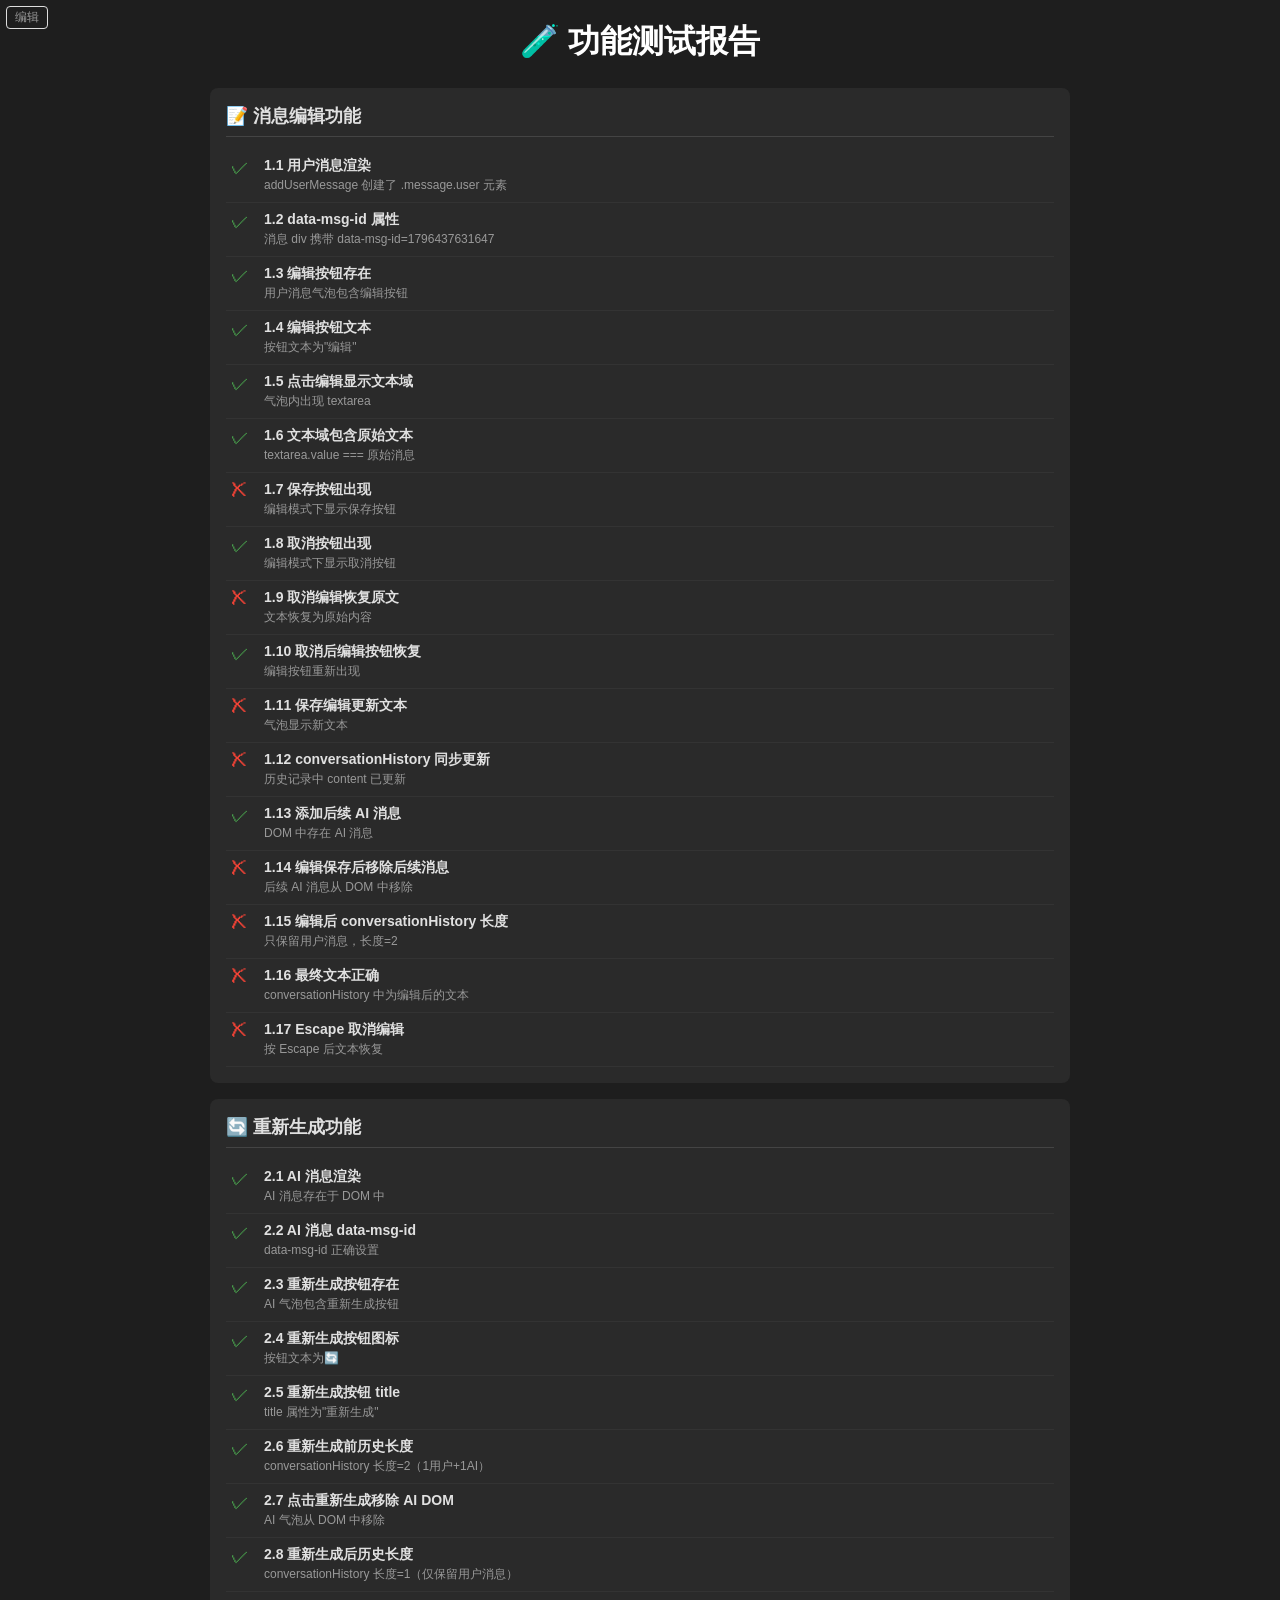
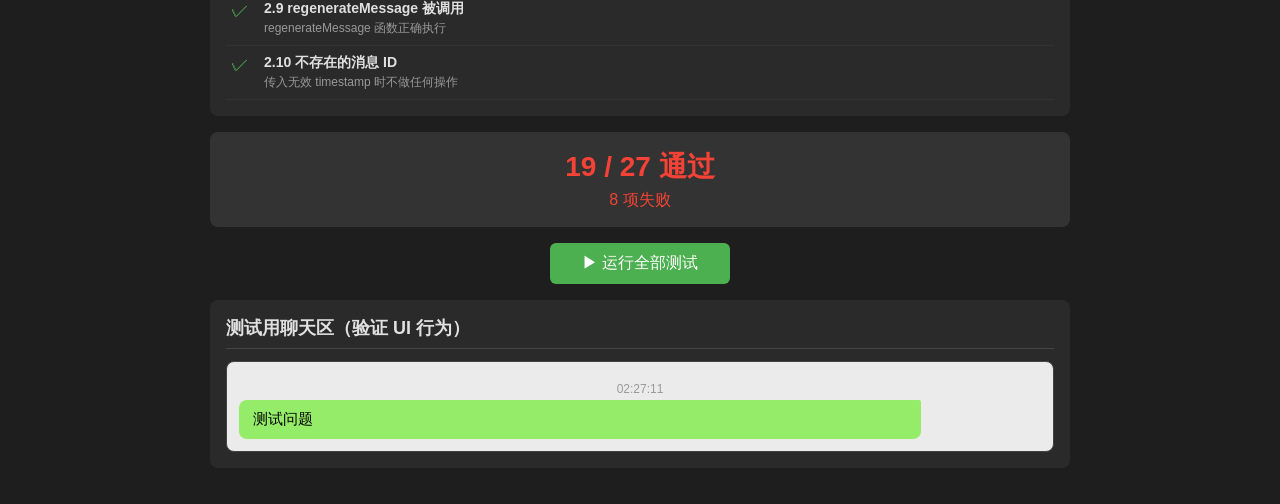
<file: test_features.html>
<!DOCTYPE html>
<html lang="zh-CN">
<head>
    <meta charset="UTF-8">
    <meta name="viewport" content="width=device-width, initial-scale=1.0">
    <title>功能测试 - 消息编辑 & 重新生成</title>
    <style>
        * { margin: 0; padding: 0; box-sizing: border-box; }
        body {
            font-family: -apple-system, BlinkMacSystemFont, "Segoe UI", Roboto, sans-serif;
            background: #1e1e1e; color: #e0e0e0;
            padding: 20px; max-width: 900px; margin: 0 auto;
        }
        h1 { text-align: center; margin-bottom: 24px; color: #fff; }
        .test-section {
            background: #2a2a2a; border-radius: 8px;
            padding: 16px; margin-bottom: 16px;
        }
        .test-section h2 {
            font-size: 18px; margin-bottom: 12px;
            border-bottom: 1px solid #444; padding-bottom: 8px;
        }
        .test-case {
            display: flex; align-items: flex-start;
            padding: 8px 0; border-bottom: 1px solid #333;
        }
        .test-case .status {
            width: 28px; font-size: 18px; flex-shrink: 0;
            text-align: center; margin-right: 10px;
        }
        .test-case .status.pass { color: #4caf50; }
        .test-case .status.fail { color: #f44336; }
        .test-case .status.pending { color: #ff9800; }
        .test-case .info { flex: 1; }
        .test-case .name { font-weight: bold; font-size: 14px; }
        .test-case .detail { font-size: 12px; color: #999; margin-top: 2px; }
        .summary {
            background: #333; border-radius: 8px;
            padding: 16px; margin-top: 16px; text-align: center;
        }
        .summary .big { font-size: 28px; font-weight: bold; }
        .summary.pass-all .big { color: #4caf50; }
        .summary.has-fail .big { color: #f44336; }
        .run-btn {
            display: block; margin: 16px auto; padding: 10px 32px;
            background: #4caf50; color: #fff; border: none;
            border-radius: 6px; font-size: 16px; cursor: pointer;
        }
        .run-btn:hover { background: #43a047; }
        /* 测试用的迷你聊天界面 */
        #testChat {
            border: 1px solid #444; border-radius: 8px;
            padding: 12px; background: #ebebeb; color: #000;
            max-height: 500px; overflow-y: auto; margin-top: 8px;
        }
    </style>
</head>
<body>
    <h1>🧪 功能测试报告</h1>

    <div class="test-section">
        <h2>📝 消息编辑功能</h2>
        <div id="editTests"></div>
    </div>

    <div class="test-section">
        <h2>🔄 重新生成功能</h2>
        <div id="regenTests"></div>
    </div>

    <div class="summary" id="summary">
        <div>等待运行测试...</div>
    </div>

    <button class="run-btn" id="runBtn" onclick="runAllTests()">▶ 运行全部测试</button>

    <!-- 隐藏的测试聊天区域，用于 DOM 操作测试 -->
    <div class="test-section">
        <h2>测试用聊天区（验证 UI 行为）</h2>
        <div id="testChat"></div>
    </div>

    <script>
        // ===== 测试框架 =====
        var testResults = [];

        function assert(condition, name, detail) {
            var status = condition ? 'pass' : 'fail';
            var statusText = condition ? '✓' : '✗';
            testResults.push({ status: status, name: name, detail: detail || '', statusText: statusText });
        }

        function renderResults(containerId) {
            var container = document.getElementById(containerId);
            container.innerHTML = '';
            testResults.forEach(function(r) {
                var div = document.createElement('div');
                div.classList.add('test-case');
                div.innerHTML =
                    '<span class="status ' + r.status + '">' + r.statusText + '</span>' +
                    '<div class="info">' +
                        '<div class="name">' + r.name + '</div>' +
                        (r.detail ? '<div class="detail">' + r.detail + '</div>' : '') +
                    '</div>';
                container.appendChild(div);
            });
        }

        function renderSummary() {
            var summary = document.getElementById('summary');
            var passCount = testResults.filter(function(r) { return r.status === 'pass'; }).length;
            var failCount = testResults.filter(function(r) { return r.status === 'fail'; }).length;
            var allPass = failCount === 0;
            summary.className = 'summary ' + (allPass ? 'pass-all' : 'has-fail');
            summary.innerHTML =
                '<div class="big">' + passCount + ' / ' + testResults.length + ' 通过</div>' +
                (failCount > 0 ? '<div style="color:#f44336;margin-top:4px;">' + failCount + ' 项失败</div>' : '<div style="color:#4caf50;margin-top:4px;">全部通过 ✓</div>');
        }

        // ===== 模拟 conversationHistory 和相关函数 =====
        var conversationHistory = [];
        var lastMessageTimestamp = null;
        var chatMessages;
        var isStreaming = false;
        var abortController = null;
        var currentStreamingBubble = null;
        var currentStreamingText = '';

        function formatTime(ts) { return new Date(ts).toLocaleTimeString('zh-CN'); }

        function appendTimeLabel(timestamp) {
            var show = !lastMessageTimestamp || (timestamp - lastMessageTimestamp >= 5 * 60 * 1000);
            if (show) {
                var timeDiv = document.createElement('div');
                timeDiv.style.cssText = 'text-align:center;font-size:12px;color:#999;margin:8px 0 4px;';
                timeDiv.textContent = formatTime(timestamp);
                chatMessages.appendChild(timeDiv);
            }
            lastMessageTimestamp = timestamp;
        }

        function addUserMessage(text, timestamp) {
            appendTimeLabel(timestamp);
            var div = document.createElement('div');
            div.classList.add('message', 'user');
            div.dataset.msgId = timestamp;
            var bubble = document.createElement('div');
            bubble.classList.add('message-bubble');
            bubble.textContent = text;
            bubble.style.cssText = 'max-width:85%;padding:10px 14px;border-radius:8px;font-size:15px;word-wrap:break-word;background:#95ec69;color:#000;border-top-right-radius:2px;';
            attachEditButton(bubble, timestamp);
            div.appendChild(bubble);
            chatMessages.appendChild(div);
        }

        function attachEditButton(bubble, timestamp) {
            var editBtn = document.createElement('button');
            editBtn.classList.add('user-edit-btn');
            editBtn.textContent = '编辑';
            editBtn.style.cssText = 'position:absolute;top:6px;left:6px;background:transparent;border:1px solid #ddd;border-radius:4px;color:#999;font-size:12px;cursor:pointer;padding:2px 8px;z-index:1;';
            editBtn.addEventListener('click', function(e) {
                e.stopPropagation();
                startEditUserMessage(bubble, timestamp);
            });
            bubble.appendChild(editBtn);
        }

        function attachRegenButton(bubble, timestamp) {
            var regenBtn = document.createElement('button');
            regenBtn.classList.add('ai-regen-btn');
            regenBtn.textContent = '🔄';
            regenBtn.title = '重新生成';
            regenBtn.style.cssText = 'position:absolute;top:6px;right:40px;background:transparent;border:1px solid #ddd;border-radius:4px;color:#999;font-size:12px;cursor:pointer;padding:2px 8px;z-index:1;';
            regenBtn.addEventListener('click', function(e) {
                e.stopPropagation();
                regenerateMessage(timestamp);
            });
            bubble.appendChild(regenBtn);
        }

        function startEditUserMessage(bubble, timestamp) {
            var msgDiv = bubble.closest('.message.user');
            var msg = conversationHistory.find(function(m) { return m.timestamp === timestamp; });
            if (!msg) return;
            var originalText = msg.content;

            bubble.innerHTML = '';
            var textarea = document.createElement('textarea');
            textarea.value = originalText;
            textarea.style.cssText = 'width:100%;min-height:60px;padding:8px;border:1px solid #d9d9d9;border-radius:4px;font-size:15px;font-family:inherit;resize:vertical;outline:none;box-sizing:border-box;';
            textarea.addEventListener('keydown', function(e) {
                if (e.key === 'Escape') cancelEditUserMessage(bubble, timestamp, originalText);
            });

            var btnRow = document.createElement('div');
            btnRow.style.cssText = 'display:flex;justify-content:flex-end;gap:6px;margin-top:6px;';

            var cancelBtn = document.createElement('button');
            cancelBtn.textContent = '取消';
            cancelBtn.style.cssText = 'padding:4px 12px;font-size:13px;border-radius:4px;border:1px solid #d9d9d9;cursor:pointer;background:#fff;';
            cancelBtn.addEventListener('click', function() { cancelEditUserMessage(bubble, timestamp, originalText); });

            var saveBtn = document.createElement('button');
            saveBtn.textContent = '保存';
            saveBtn.style.cssText = 'padding:4px 12px;font-size:13px;border-radius:4px;border:1px solid #2c2c2c;cursor:pointer;background:#2c2c2c;color:#fff;margin-left:0;';
            saveBtn.addEventListener('click', function() {
                var newText = textarea.value.trim();
                if (!newText) return;
                finishEditUserMessage(bubble, msgDiv, timestamp, newText);
            });

            btnRow.appendChild(cancelBtn);
            btnRow.appendChild(saveBtn);
            bubble.appendChild(textarea);
            bubble.appendChild(btnRow);
            textarea.focus();
        }

        function cancelEditUserMessage(bubble, timestamp, originalText) {
            bubble.innerHTML = '';
            bubble.textContent = originalText;
            attachEditButton(bubble, timestamp);
        }

        function finishEditUserMessage(bubble, msgDiv, timestamp, newText) {
            var msgIndex = conversationHistory.findIndex(function(m) { return m.timestamp === timestamp; });
            if (msgIndex === -1) return;

            conversationHistory[msgIndex].content = newText;
            conversationHistory = conversationHistory.slice(0, msgIndex + 1);

            var next = msgDiv.nextElementSibling;
            while (next) {
                var toRemove = next;
                next = next.nextElementSibling;
                toRemove.remove();
            }

            lastMessageTimestamp = timestamp;
            bubble.innerHTML = '';
            bubble.textContent = newText;
            attachEditButton(bubble, timestamp);
        }

        function regenerateMessage(aiTimestamp) {
            if (isStreaming) return;
            var aiIndex = conversationHistory.findIndex(function(m) {
                return m.role === 'assistant' && m.timestamp === aiTimestamp;
            });
            if (aiIndex === -1) return;
            conversationHistory.splice(aiIndex, 1);
            var aiDiv = document.querySelector('.message.ai[data-msg-id="' + aiTimestamp + '"]');
            if (aiDiv) aiDiv.remove();
            // 标志：记录 regenerate 被调用
            window.__regenerateCalled = true;
            window.__regeneratedTimestamp = aiTimestamp;
        }

        // ===== 运行测试 =====
        function runAllTests() {
            testResults = [];
            var chat = document.getElementById('testChat');
            chatMessages = chat;

            // ========== 编辑功能测试 ==========
            var editResults = [];
            function editTest(cond, name, detail) {
                editResults.push({ status: cond ? 'pass' : 'fail', statusText: cond ? '✓' : '✗', name: name, detail: detail || '' });
            }
            function renderEdit() {
                var container = document.getElementById('editTests');
                container.innerHTML = '';
                editResults.forEach(function(r) {
                    var div = document.createElement('div');
                    div.classList.add('test-case');
                    div.innerHTML = '<span class="status ' + r.status + '">' + r.statusText + '</span>' +
                        '<div class="info"><div class="name">' + r.name + '</div>' +
                        (r.detail ? '<div class="detail">' + r.detail + '</div>' : '') + '</div>';
                    container.appendChild(div);
                });
            }

            // 测试 1: 初始化
            chat.innerHTML = '';
            conversationHistory = [];
            lastMessageTimestamp = null;
            var ts1 = Date.now();
            addUserMessage('什么是量子纠缠', ts1);
            conversationHistory.push({ role: 'user', content: '什么是量子纠缠', timestamp: ts1 });

            var userDiv = chat.querySelector('.message.user');
            editTest(userDiv !== null, '1.1 用户消息渲染', 'addUserMessage 创建了 .message.user 元素');
            editTest(userDiv && userDiv.dataset.msgId === String(ts1), '1.2 data-msg-id 属性', '消息 div 携带 data-msg-id=' + ts1);

            var editBtn = userDiv && userDiv.querySelector('.user-edit-btn');
            editTest(editBtn !== null, '1.3 编辑按钮存在', '用户消息气泡包含编辑按钮');
            editTest(editBtn && editBtn.textContent === '编辑', '1.4 编辑按钮文本', '按钮文本为"编辑"');

            // 测试 2: 点击编辑进入编辑模式
            if (editBtn) editBtn.click();
            var textarea = userDiv && userDiv.querySelector('textarea');
            var saveBtn = userDiv && userDiv.querySelector('.save-btn');
            var cancelBtn = userDiv && userDiv.querySelector('button:not(.save-btn)');
            editTest(textarea !== null, '1.5 点击编辑显示文本域', '气泡内出现 textarea');
            editTest(textarea && textarea.value === '什么是量子纠缠', '1.6 文本域包含原始文本', 'textarea.value === 原始消息');
            editTest(saveBtn !== null, '1.7 保存按钮出现', '编辑模式下显示保存按钮');
            editTest(cancelBtn !== null, '1.8 取消按钮出现', '编辑模式下显示取消按钮');

            // 测试 3: 取消编辑
            if (cancelBtn) cancelBtn.click();
            var bubbleAfterCancel = userDiv && userDiv.querySelector('.message-bubble');
            var editBtnAfterCancel = userDiv && userDiv.querySelector('.user-edit-btn');
            editTest(bubbleAfterCancel && bubbleAfterCancel.textContent === '什么是量子纠缠', '1.9 取消编辑恢复原文', '文本恢复为原始内容');
            editTest(editBtnAfterCancel !== null, '1.10 取消后编辑按钮恢复', '编辑按钮重新出现');

            // 测试 4: 保存编辑（修改文本）
            if (editBtnAfterCancel) editBtnAfterCancel.click();
            var textarea2 = userDiv && userDiv.querySelector('textarea');
            if (textarea2) { textarea2.value = '解释一下量子纠缠（编辑后）'; }
            var saveBtn2 = userDiv && userDiv.querySelector('.save-btn');
            if (saveBtn2) saveBtn2.click();
            var bubbleAfterSave = userDiv && userDiv.querySelector('.message-bubble');
            editTest(bubbleAfterSave && bubbleAfterSave.textContent === '解释一下量子纠缠（编辑后）', '1.11 保存编辑更新文本', '气泡显示新文本');
            editTest(conversationHistory[0].content === '解释一下量子纠缠（编辑后）', '1.12 conversationHistory 同步更新', '历史记录中 content 已更新');

            // 测试 5: 编辑后移除后续消息
            var ts2 = Date.now() + 100;
            var aiDiv = document.createElement('div');
            aiDiv.classList.add('message', 'ai');
            aiDiv.dataset.msgId = ts2;
            aiDiv.innerHTML = '<div class="message-bubble" style="max-width:85%;padding:10px 14px;border-radius:8px;background:#fff;position:relative;">AI 回复内容</div>';
            chat.appendChild(aiDiv);
            conversationHistory.push({ role: 'assistant', content: 'AI 回复内容', timestamp: ts2 });

            var aiInDOM = chat.querySelector('.message.ai');
            editTest(aiInDOM !== null, '1.13 添加后续 AI 消息', 'DOM 中存在 AI 消息');

            // 再次编辑用户消息
            var editBtn2 = userDiv.querySelector('.user-edit-btn');
            if (editBtn2) editBtn2.click();
            var textarea3 = userDiv.querySelector('textarea');
            if (textarea3) { textarea3.value = '最终版本的问题'; }
            var saveBtn3 = userDiv.querySelector('.save-btn');
            if (saveBtn3) saveBtn3.click();

            var aiAfterEdit = chat.querySelector('.message.ai');
            editTest(aiAfterEdit === null, '1.14 编辑保存后移除后续消息', '后续 AI 消息从 DOM 中移除');
            editTest(conversationHistory.length === 1, '1.15 编辑后 conversationHistory 长度', '只保留用户消息，长度=' + conversationHistory.length);
            editTest(conversationHistory[0].content === '最终版本的问题', '1.16 最终文本正确', 'conversationHistory 中为编辑后的文本');

            // 测试 6: Escape 键取消
            editBtn2 = userDiv.querySelector('.user-edit-btn');
            if (editBtn2) editBtn2.click();
            var textarea4 = userDiv.querySelector('textarea');
            if (textarea4) {
                textarea4.value = '不应该保存的文本';
                var escEvent = new KeyboardEvent('keydown', { key: 'Escape', keyCode: 27, bubbles: true });
                textarea4.dispatchEvent(escEvent);
            }
            var bubbleAfterEsc = userDiv.querySelector('.message-bubble');
            editTest(bubbleAfterEsc && bubbleAfterEsc.textContent === '最终版本的问题', '1.17 Escape 取消编辑', '按 Escape 后文本恢复');

            // 渲染编辑测试结果
            editResults.forEach(function(r) { testResults.push(r); });
            renderEdit();

            // ========== 重新生成功能测试 ==========
            var regenResults = [];
            function regenTest(cond, name, detail) {
                regenResults.push({ status: cond ? 'pass' : 'fail', statusText: cond ? '✓' : '✗', name: name, detail: detail || '' });
            }
            function renderRegen() {
                var container = document.getElementById('regenTests');
                container.innerHTML = '';
                regenResults.forEach(function(r) {
                    var div = document.createElement('div');
                    div.classList.add('test-case');
                    div.innerHTML = '<span class="status ' + r.status + '">' + r.statusText + '</span>' +
                        '<div class="info"><div class="name">' + r.name + '</div>' +
                        (r.detail ? '<div class="detail">' + r.detail + '</div>' : '') + '</div>';
                    container.appendChild(div);
                });
            }

            // 重置
            chat.innerHTML = '';
            conversationHistory = [];
            lastMessageTimestamp = null;
            window.__regenerateCalled = false;

            var userTs = Date.now();
            addUserMessage('测试问题', userTs);
            conversationHistory.push({ role: 'user', content: '测试问题', timestamp: userTs });

            var aiTs = Date.now() + 100;
            var aiMsgDiv = document.createElement('div');
            aiMsgDiv.classList.add('message', 'ai');
            aiMsgDiv.dataset.msgId = aiTs;
            aiMsgDiv.style.cssText = 'display:flex;flex-direction:column;align-items:flex-start;margin-bottom:16px;';
            var aiBubble = document.createElement('div');
            aiBubble.classList.add('message-bubble');
            aiBubble.style.cssText = 'max-width:85%;padding:10px 14px;border-radius:8px;font-size:15px;word-wrap:break-word;background:#fff;color:#000;border-top-left-radius:2px;position:relative;';
            aiBubble.textContent = '这是 AI 的回复';
            attachRegenButton(aiBubble, aiTs);
            aiMsgDiv.appendChild(aiBubble);
            chat.appendChild(aiMsgDiv);
            conversationHistory.push({ role: 'assistant', content: '这是 AI 的回复', timestamp: aiTs });

            // 测试
            var aiDiv2 = chat.querySelector('.message.ai');
            regenTest(aiDiv2 !== null, '2.1 AI 消息渲染', 'AI 消息存在于 DOM 中');
            regenTest(aiDiv2 && aiDiv2.dataset.msgId === String(aiTs), '2.2 AI 消息 data-msg-id', 'data-msg-id 正确设置');

            var regenBtn = aiBubble.querySelector('.ai-regen-btn');
            regenTest(regenBtn !== null, '2.3 重新生成按钮存在', 'AI 气泡包含重新生成按钮');
            regenTest(regenBtn && regenBtn.textContent === '🔄', '2.4 重新生成按钮图标', '按钮文本为🔄');
            regenTest(regenBtn && regenBtn.title === '重新生成', '2.5 重新生成按钮 title', 'title 属性为"重新生成"');

            // 测试点击重新生成
            var histLenBefore = conversationHistory.length;
            regenTest(histLenBefore === 2, '2.6 重新生成前历史长度', 'conversationHistory 长度=2（1用户+1AI）');

            if (regenBtn) regenBtn.click();
            var aiDivAfter = chat.querySelector('.message.ai');
            regenTest(aiDivAfter === null, '2.7 点击重新生成移除 AI DOM', 'AI 气泡从 DOM 中移除');
            regenTest(conversationHistory.length === 1, '2.8 重新生成后历史长度', 'conversationHistory 长度=1（仅保留用户消息）');
            regenTest(window.__regenerateCalled === true, '2.9 regenerateMessage 被调用', 'regenerateMessage 函数正确执行');

            // 测试重新生成不存在的消息
            window.__regenerateCalled = false;
            regenerateMessage(99999999);
            regenTest(window.__regenerateCalled === false, '2.10 不存在的消息 ID', '传入无效 timestamp 时不做任何操作');

            // 渲染重新生成测试结果
            regenResults.forEach(function(r) { testResults.push(r); });
            renderRegen();

            renderSummary();
        }

        // 页面加载后自动运行
        window.addEventListener('DOMContentLoaded', function() {
            // 延迟运行确保 DOM 就绪
            setTimeout(runAllTests, 100);
        });
    </script>
</body>
</html>
</file>
